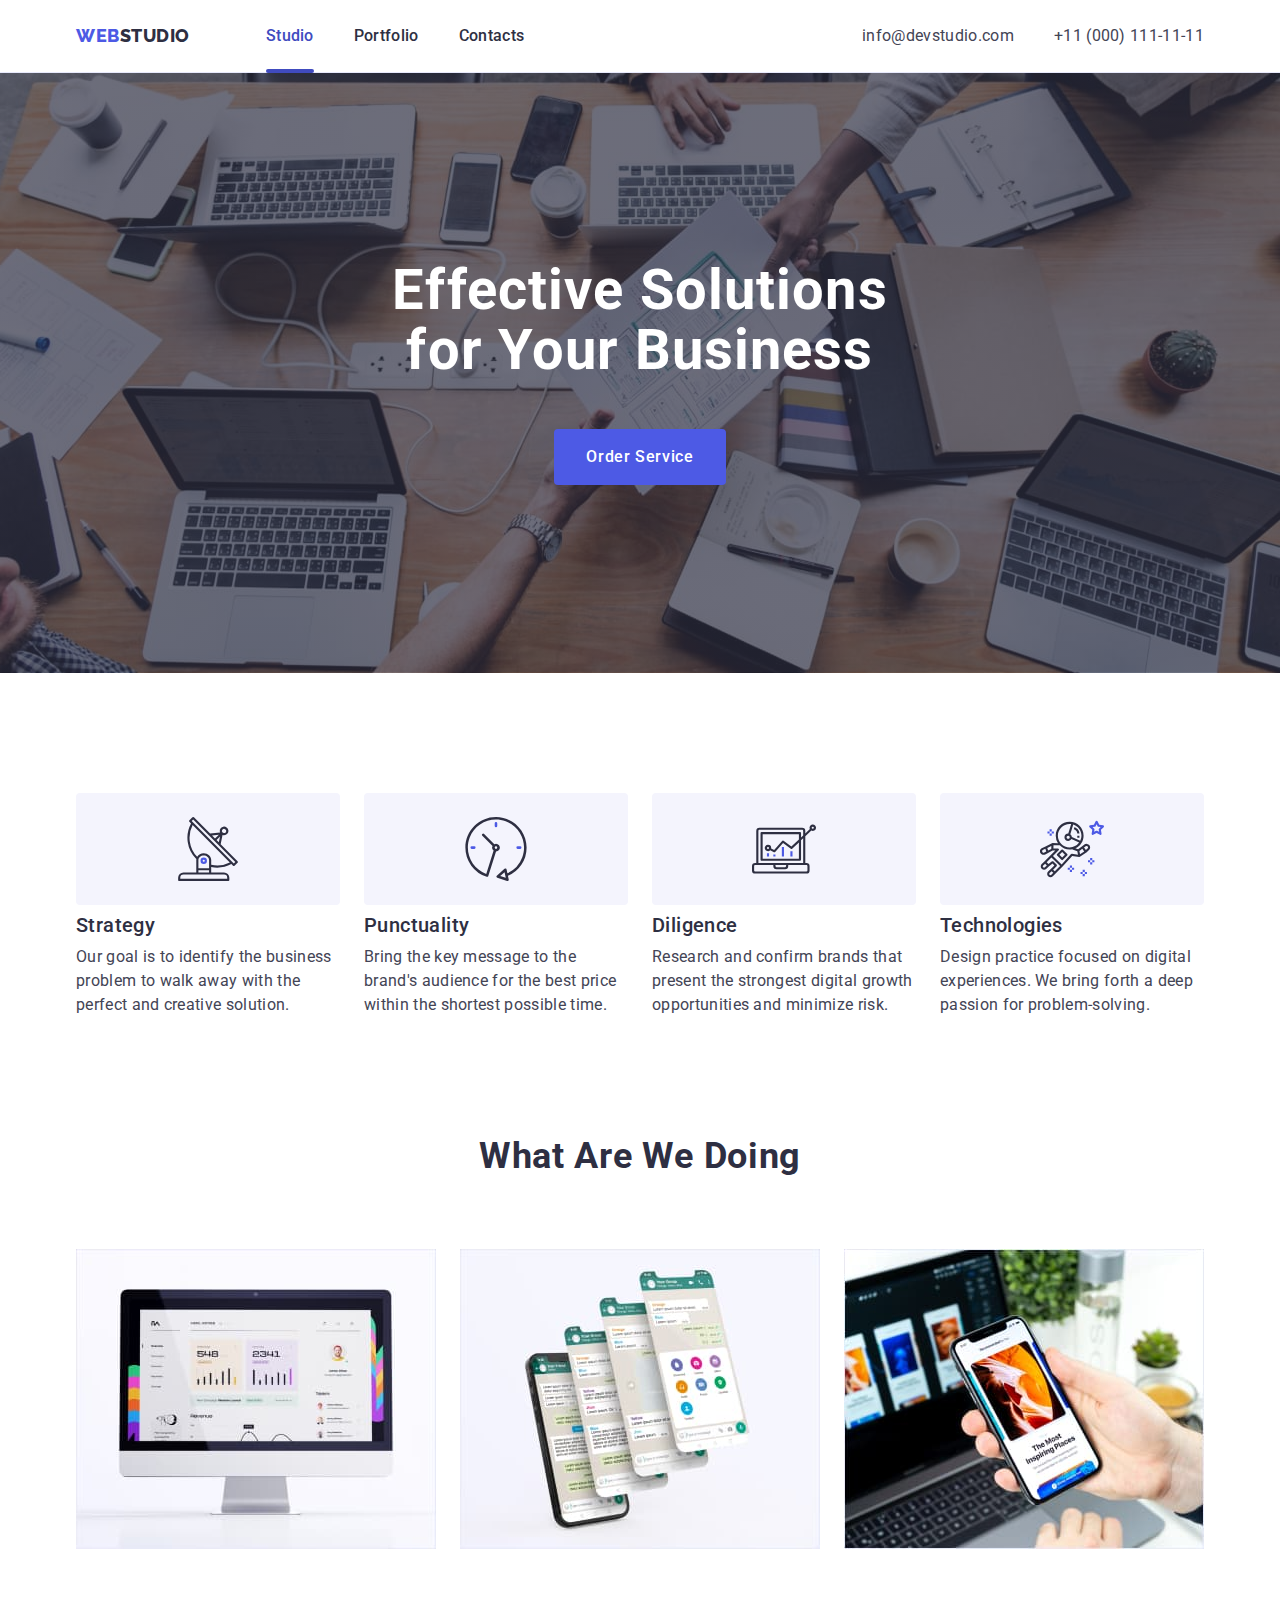
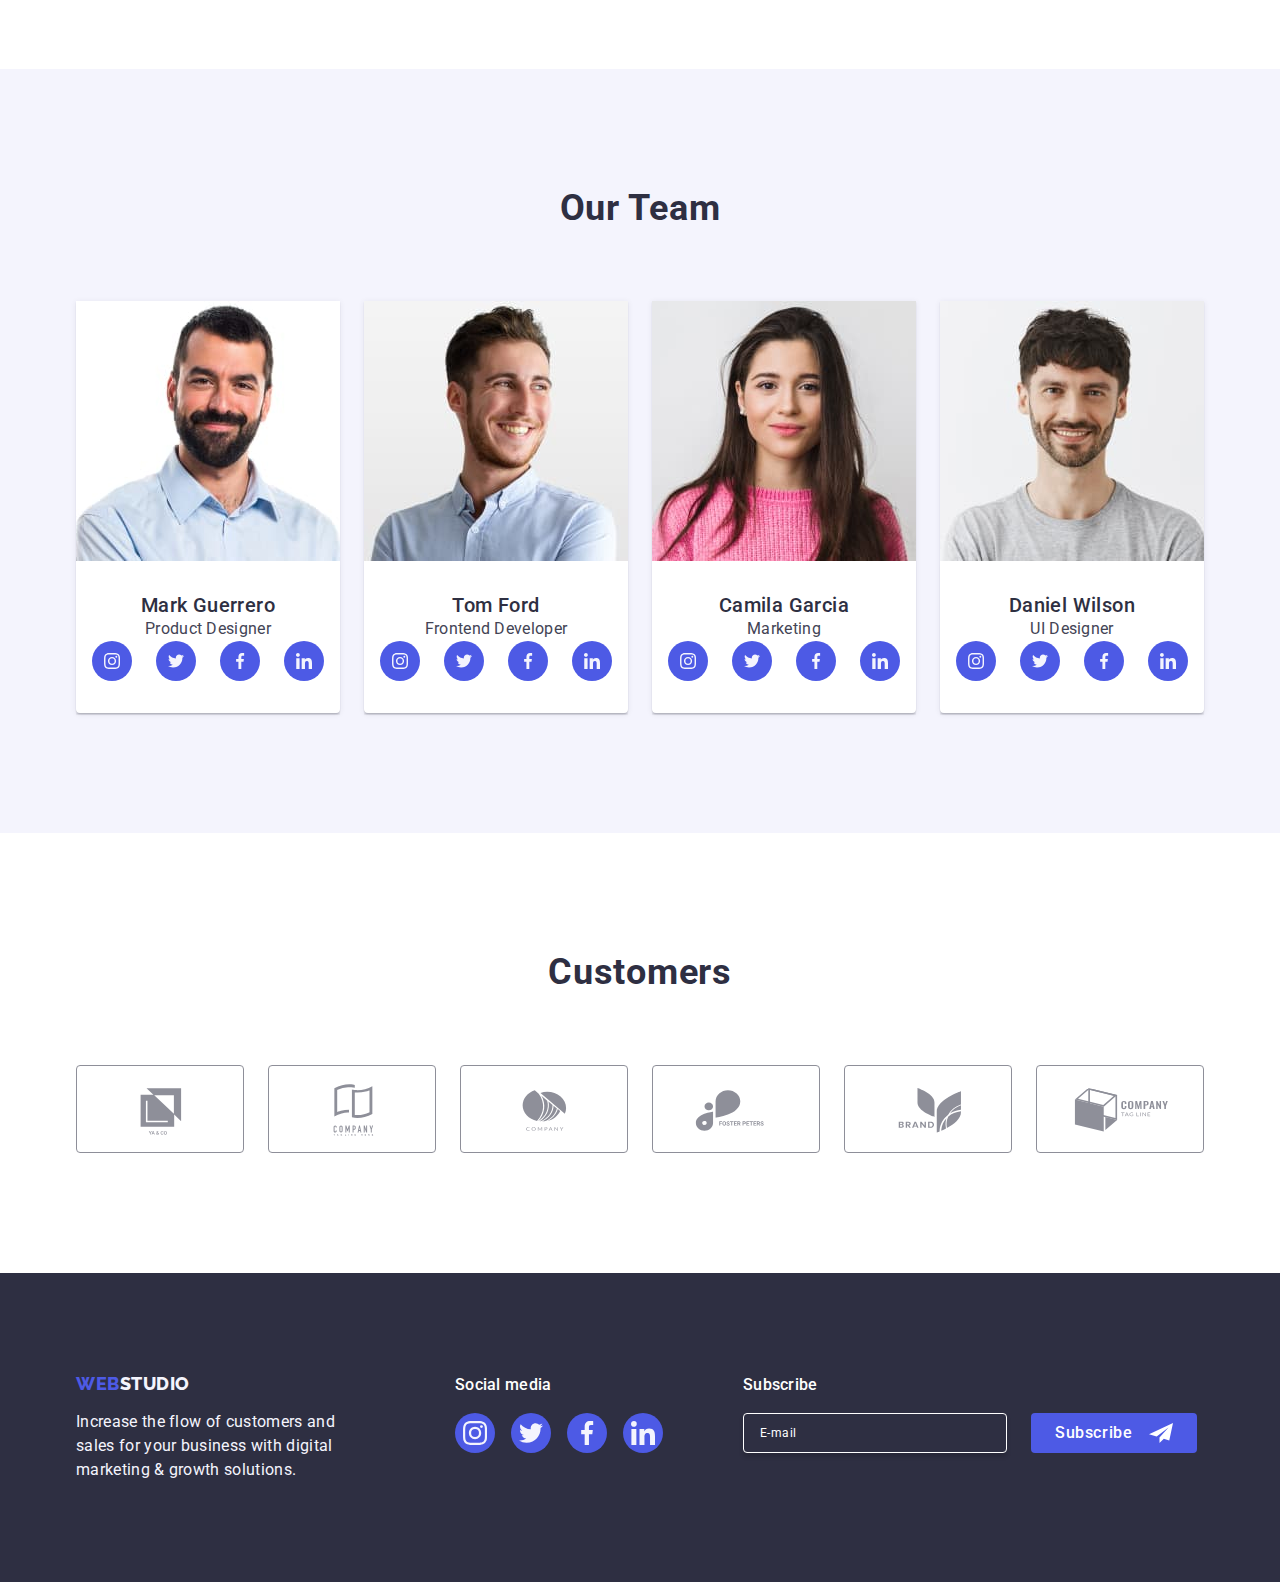
<file: index.html>
<!DOCTYPE html>
<html lang="en">

<head>
    <meta charset="UTF-8">
    <meta name="viewport" content="width=, initial-scale=1.0">
    <title>Document</title>
    <link rel="stylesheet" href="https://cdnjs.cloudflare.com/ajax/libs/modern-normalize/2.0.0/modern-normalize.min.css" />
    <link rel="stylesheet" href="./css/style.css" />
    <link rel="preconnect" href="https://fonts.googleapis.com" />
    <link rel="preconnect" href="https://fonts.gstatic.com" crossorigin />
    <link href="https://fonts.googleapis.com/css2?family=Raleway:wght@800&family=Roboto:wght@400;500;700;900&display=swap" rel="stylesheet" />
</head>
<body>
    <header class="header">
        <div class="container flex header-space">
        <nav class="nav">
            <a class="logo" href="./index.html">Web<span class="logo-header-nav">Studio</span></a>
                <ul class="list address-nav">
                <li><a class="link nav-list menu-after" href="./index.html">Studio</a></li>
                <li><a class="link nav-list" href="./portfolio.html">Portfolio</a></li>
                <li><a class="link nav-list" href="">Contacts</a></li>
            </ul>
        </nav>
        <address class="contact">
            <ul class="list address">
                <li><a class="link contact-list" href="mailto:info@devstudio.com">info@devstudio.com</a></li>
                <li><a class="link contact-list" href="tel:+110001111111">+11 (000) 111-11-11</a></li>
        </ul>
        </address>
    </div>
    </header>
    <main>
        <section class="index-section-one">
            <div class="container">
        <h1 class="index-heading">Effective Solutions for Your Business</h1>
        <button class="button button-studio" data-modal-open type="button">Order Service</button>
    </div>
        </section>
        <section class="section">
            <div class="container">
            <h2 class="visually-hidden">some content</h2>
            <ul class="list list-studio">
                <li class="li-index"><div class="feature-icon"><svg width="64" height="64"><use href="./images/icons.svg#icon-antenna"></use></svg></div><h3 class="index-heading-two">Strategy</h3>
                    <p class="index-category">Our goal is to identify the business
                        problem to walk away with the perfect and creative solution.</p>
                </li>
                <li class="li-index"><div class="feature-icon"><svg width="64" height="64">
                    <use href="./images/icons.svg#icon-clock"></use>
                </svg></div><h3 class="index-heading-two">Punctuality</h3>
                    <p class="index-category">Bring the key message to the brand's audience for the best price within the shortest possible
                        time.
                    </p>
                </li>
                <li class="li-index"><div class="feature-icon"><svg width="64" height="64">
                    <use href="./images/icons.svg#icon-diagram"></use>
                </svg></div><h3 class="index-heading-two">Diligence</h3>
                    <p class="index-category">Research and confirm brands that present the strongest digital growth opportunities and minimize
                        risk.
                    </p>
                </li>
                <li class="li-index"><div class="feature-icon"><svg width="64" height="64">
                    <use href="./images/icons.svg#icon-astronaut"></use>
                </svg></div><h3 class="index-heading-two">Technologies</h3>
                    <p class="index-category">Design practice focused on digital experiences. We bring forth a deep passion for
                        problem-solving.
                    </p>
                </li>
            </ul>
        </div>
        </section>
        <section class="section-thre">
            <div class="container">
            <h2 class="inex-heading-thre">What are we doing</h2>
            <ul class="list list-studio">
                <li class="li-index-two"><img src="./images/img1.jpg" alt="white monitor" width="360" height="300"  /></li>
                <li class="li-index-two"><img src="./images/img2.jpg" alt="mobile application" width="360" height="300"  /></li>
                <li class="li-index-two"><img src="./images/img3.jpg" alt="cell phone on the background of a laptop" width="360" height="300"
                         /></li>
            </ul>
        </div>
        </section>
        <section class="index-section-four section">
            <div class="container">
            <h2 class="inex-heading-four">Our Team</h2>
            <ul class="list list-studio">
                <li class="list-index-bacground li-index-thre"><img src="./images/img4.jpg" alt="man in a blue shirt with short stubble" width="264" height="260" />
                    <div class="team-list"><h3 class="foto">Mark Guerrero</h3><p class="index-category foto-list">Product Designer</p><ul class=" list team-social-icons">
                        <li class="social-icon">
                            <a class="social-link" href="#0">
                                <svg class="icon"  width="16" height="16">
                                    <use href="./images/icons.svg#icon-instagram"></use>
                                </svg>
                            </a>
                        </li>
                        <li class="social-icon">
                            <a class="social-link" href="#0">
                                <svg class="icon" width="16" height="16">
                                    <use href="./images/icons.svg#icon-twitter"></use>
                                </svg>
                            </a>
                        </li>
                        <li class="social-icon">
                            <a class="social-link" href="#0">
                                <svg class="icon" width="16" height="16">
                                    <use href="./images/icons.svg#icon-facebook"></use>
                                </svg>
                            </a>
                        </li>
                        <li class="social-icon">
                            <a class="social-link" href="#0">
                                <svg class="icon" width="16" height="16">
                                    <use href="./images/icons.svg#icon-linkedin"></use>
                                </svg>
                            </a>
                        </li>
                    </ul></div>
                </li>
                <li class="list-index-bacground li-index-thre"><img src="./images/img5.jpg" alt="smiling man in blue shirt" width="264" height="260" />
                    <div class="team-list"><h3 class="foto">Tom Ford</h3><p class="index-category foto-list">Frontend Developer</p><ul class=" list team-social-icons">
                        <li class="social-icon">
                            <a class="social-link" href="#0">
                                <svg class="icon" width="16" height="16">
                                    <use href="./images/icons.svg#icon-instagram"></use>
                                </svg>
                            </a>
                        </li>
                        <li class="social-icon">
                            <a class="social-link" href="#0">
                                <svg class="icon" width="16" height="16">
                                    <use href="./images/icons.svg#icon-twitter"></use>
                                </svg>
                            </a>
                        </li>
                        <li class="social-icon">
                            <a class="social-link" href="#0">
                                <svg class="icon" width="16" height="16">
                                    <use href="./images/icons.svg#icon-facebook"></use>
                                </svg>
                            </a>
                        </li>
                        <li class="social-icon">
                            <a class="social-link" href="#0">
                                <svg class="icon" width="16" height="16">
                                    <use href="./images/icons.svg#icon-linkedin"></use>
                                </svg>
                            </a>
                        </li>
                    </ul></div>
                </li>
                <li class="list-index-bacground li-index-thre"><img src="./images/img6.jpg" alt="young woman with long hair and pink sweater" width="264" height="260" />
                    <div class="team-list"><h3 class="foto">Camila Garcia</h3><p class="index-category foto-list">Marketing</p><ul class=" list team-social-icons">
                        <li class="social-icon">
                            <a class="social-link" href="#0">
                                <svg class="icon" width="16" height="16">
                                    <use href="./images/icons.svg#icon-instagram"></use>
                                </svg>
                            </a>
                        </li>
                        <li class="social-icon">
                            <a class="social-link" href="#0">
                                <svg class="icon" width="16" height="16">
                                    <use href="./images/icons.svg#icon-twitter"></use>
                                </svg>
                            </a>
                        </li>
                        <li class="social-icon">
                            <a class="social-link" href="#0">
                                <svg class="icon" width="16" height="16">
                                    <use href="./images/icons.svg#icon-facebook"></use>
                                </svg>
                            </a>
                        </li>
                        <li class="social-icon">
                            <a class="social-link" href="#0">
                                <svg class="icon" width="16" height="16">
                                    <use href="./images/icons.svg#icon-linkedin"></use>
                                </svg>
                            </a>
                        </li>
                    </ul></div>
                </li>
                <li class="list-index-bacground li-index-thre"><img src="./images/img7.jpg" alt="young man with short stubble in a gray T-shirt" width="264" height="260" />
                    <div class="team-list"><h3 class="foto">Daniel Wilson</h3><p class="index-category foto-list">UI Designer</p><ul class=" list team-social-icons">
                        <li class="social-icon">
                            <a class="social-link" href="#0">
                                <svg class="icon" width="16" height="16">
                                    <use href="./images/icons.svg#icon-instagram"></use>
                                </svg>
                            </a>
                        </li>
                        <li class="social-icon">
                            <a class="social-link" href="#0">
                                <svg class="icon" width="16" height="16">
                                    <use href="./images/icons.svg#icon-twitter"></use>
                                </svg>
                            </a>
                        </li>
                        <li class="social-icon">
                            <a class="social-link" href="#0">
                                <svg class="icon" width="16" height="16">
                                    <use href="./images/icons.svg#icon-facebook"></use>
                                </svg>
                            </a>
                        </li>
                        <li class="social-icon">
                            <a class="social-link" href="#0">
                                <svg class="icon" width="16" height="16">
                                    <use href="./images/icons.svg#icon-linkedin"></use>
                                </svg>
                            </a>
                        </li>
                    </ul></div>
                </li>
            </ul>
        </div>
        </section>
        <section class="customers">
            <div class="container">
                <h2 class="customers-header">Customers</h2>
                <ul class="list customers-sprites">
                    <li class="customer-icon">
                        <a class="customer-link" href="#0">
                            <svg class="currentcolor-svg" width="104" height="56">
                                <use href="./images/icons.svg#icon-logo-one"></use>
                            </svg>
                        </a>
                    </li>
                    <li class="customer-icon">
                        <a class="customer-link" href="#0">
                            <svg class="currentcolor-svg" width="104" height="56">
                                <use href="./images/icons.svg#icon-logo-two"></use>
                            </svg>
                        </a>
                    </li>
                    <li class="customer-icon">
                        <a class="customer-link" href="#0">
                            <svg class="currentcolor-svg" width="104" height="56">
                                <use href="./images/icons.svg#icon-logo-thre"></use>
                            </svg>
                        </a>
                    </li>
                    <li class="customer-icon">
                        <a class="customer-link" href="#0">
                            <svg class="currentcolor-svg" width="104" height="56">
                                <use href="./images/icons.svg#icon-logo-four"></use>
                            </svg>
                        </a>
                    </li>
                    <li class="customer-icon">
                        <a class="customer-link" href="#0">
                            <svg class="currentcolor-svg" width="104" height="56">
                                <use href="./images/icons.svg#icon-logo-five"></use>
                            </svg>
                        </a>
                    </li>
                    <li class="customer-icon">
                        <a class="customer-link" href="#0">
                            <svg class="currentcolor-svg" width="104" height="56">
                                <use href="./images/icons.svg#icon-logo-six"></use>
                            </svg>
                        </a>
                    </li>
                </ul>
            </div>
        </section>
    </main>
    <footer class="background footer">
        <div class="container container-footer"><div class="footer-logo">
        <a class="logo footer-link" href="./index.html">Web<span class="logo-header">Studio</span></a>
        <p class="footer-text">Increase the flow of customers and<br /> sales for your business with digital<br /> marketing & growth
            solutions.</p></div>
        <div class="social-media-div"><p class="footer-socials-title">
                Social media</p>
                <ul class="footer-social-icons">
                    <li class="footer-social-icons-li">
                        <a class="social-icon-footer" href="#0">
                            <svg class="footer-svg" width="24" height="24">
                                <use href="./images/icons.svg#icon-instagram"></use>
                            </svg>
                        </a>
                    </li>
                    <li class="footer-social-icons-li">
                        <a class="social-icon-footer" href="#0">
                            <svg class="footer-svg" width="24" height="24">
                                <use href="./images/icons.svg#icon-twitter"></use>
                            </svg>
                        </a>
                    </li>
                    <li class="footer-social-icons-li">
                        <a class="social-icon-footer" href="#0">
                            <svg class="footer-svg" width="24" height="24">
                                <use href="./images/icons.svg#icon-facebook"></use>
                            </svg>
                        </a>
                    </li>
                    <li class="footer-social-icons-li">
                        <a class="social-icon-footer" href="#0">
                            <svg  class="footer-svg" width="24" height="24">
                                <use href="./images/icons.svg#icon-linkedin"></use>
                            </svg>
                        </a>
                    </li>
                </ul>
            </div>
            <div class="footer-newsletter">
                <p class="footer-title">Subscribe</p>
                <form class="footer-form-newsletter" name="form-newsletter">
                    <label class="newsletter-label" for="email">
                        <input class="newsletter-input clear-style" id="email" type="email" name="email" placeholder="E-mail"
                            required>
                    </label>
                    <button class="btn newsletter" type="submit">Subscribe
                        <svg class="svg-subscribe" width="24" height="24">
                            <use href="./images/icons.svg#icon-Frame"></use>
                        </svg>
                    </button>
                </form>
            </div>
        </div>
    </footer>
    <div class="backdrop is-hidden" data-modal>
        <div class="modal">
            <button type="button" class="close-btn" data-modal-close>
                <svg class="modal-svg" width="8" height="8">
                    <use href="./images/icons.svg#icon-close-black"></use>
                </svg>
            </button>
            <p class="modal-title">Leave your contacts and we will call you back</p>
            <form class="modal-contact" name="form-contact">
                <div class="modal-contact-element">
                    <label class="modal-label" for="user-name">Name</label>
                    <div class="contact-input">
                        <input class="input-box" id="user-name" type="text" name="user-name" required>
                        <svg class="svg-icon" width="18" height="24">
                            <use href="./images/icons.svg#icon-person-black"></use>
                        </svg>
                    </div>
                </div>
                <div class="modal-contact-element">
                    <label class="modal-label" for="user-phone">Phone</label>
                    <div class="contact-input">
                        <input class="input-box" id="user-phone" type="tel" name="user-phone" required>
                        <svg class="svg-icon" width="18" height="24">
                            <use href="./images/icons.svg#icon-phone-black"></use>
                        </svg>
                    </div>
                </div>
                <div class="modal-contact-element">
                    <label class="modal-label" for="user-email">Email</label>
                    <div class="contact-input">
                        <input class="input-box" id="user-email" type="email" name="user-email" required>
                        <svg class="svg-icon" width="18" height="24">
                            <use href="./images/icons.svg#icon-email-black"></use>
                        </svg>
                    </div>
                </div>
                <div class="modal-contact-element">
                    <label class="modal-label" for="user-comment">Comment</label>
                   <textarea class="modal-comment clear-style" id="user-comment" name="user-comment" rows="15"
                   placeholder="Text input"></textarea>
                </div>
                <div class="contact-element">
                    <input class="contact-privacy visually-hidden" type="checkbox" id="user-privacy" name="user-privacy" value="true" required>
                    <label class="modal-label" for="user-privacy">
                        <span class="check-box">
                            <svg class="svg-icon-checked" width="10" height="8">
                                <use href="./images/icons.svg#icon-checked"></use>
                            </svg>
                        </span>"I accept the terms and conditions of the"
                        <a class="link-privacy" href>Privacy Policy</a>
                    </label>
                </div><button class="button-send" type="submit">Send</button>
            </form>
        </div>
    </div>
    <script src="./js/modal.js"></script>
</body>

</html>
</file>
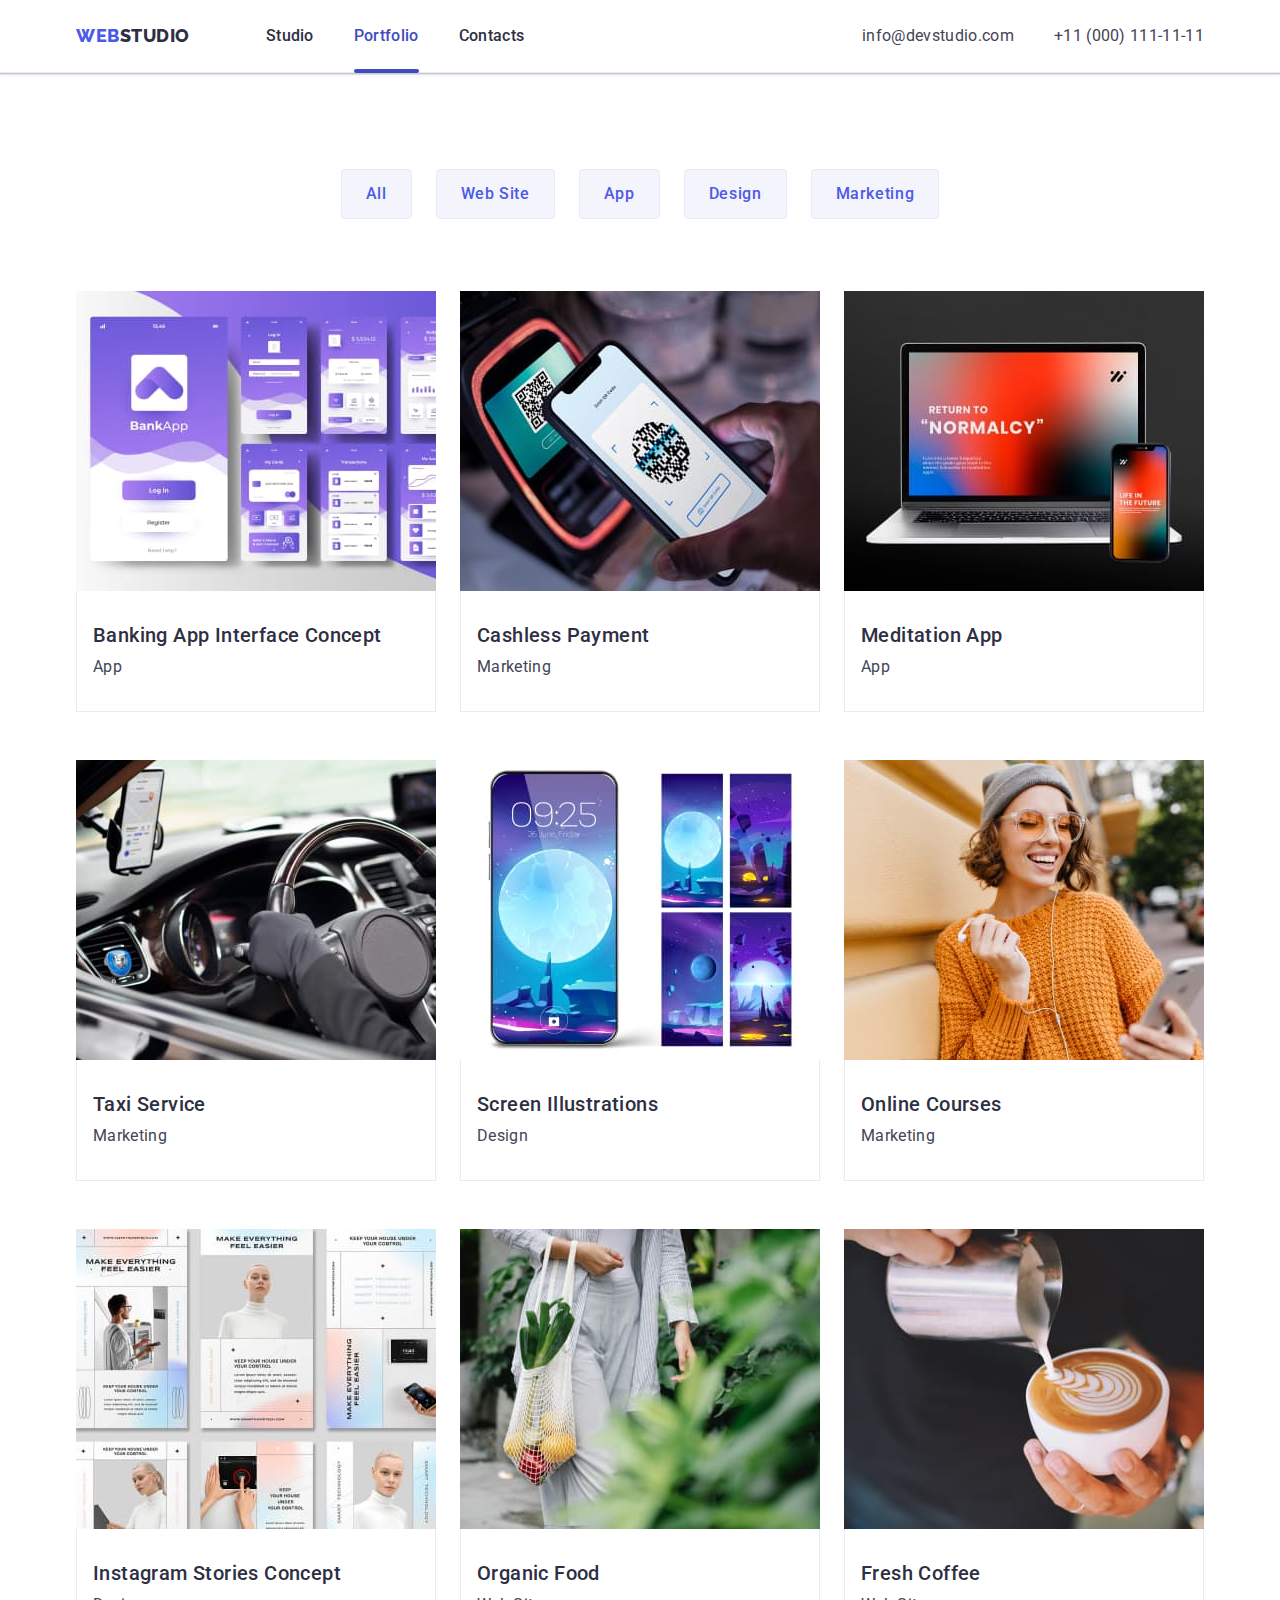
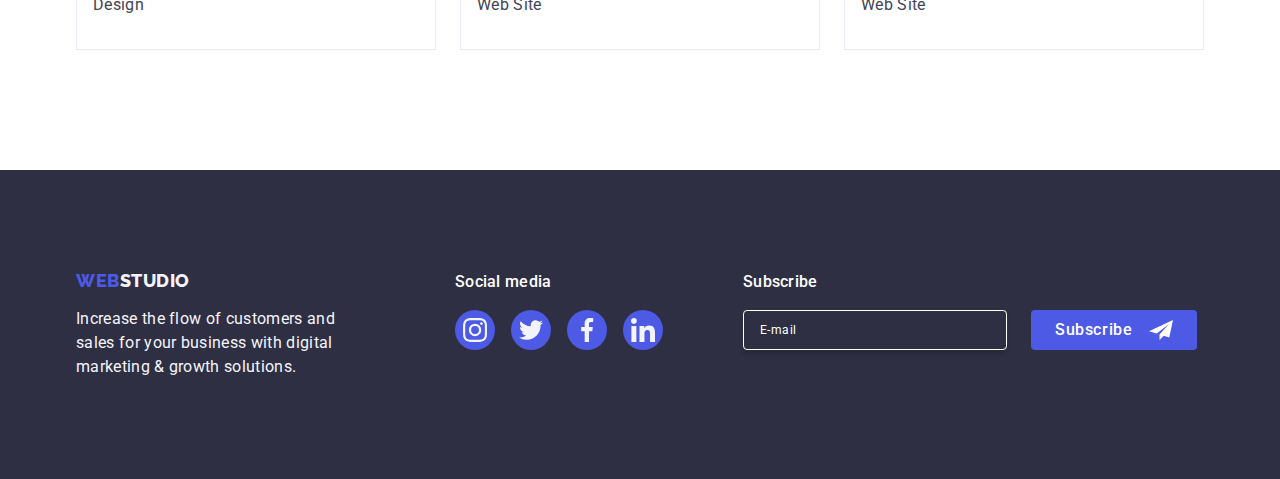
<file: portfolio.html>
<!DOCTYPE html>
<html lang="en">
<head>
    <meta charset="UTF-8">
    <meta name="viewport" content="width=device-width, initial-scale=1.0">
    <title>Document</title>
    <link rel="stylesheet" href="https://cdnjs.cloudflare.com/ajax/libs/modern-normalize/2.0.0/modern-normalize.min.css" />
    <link rel="stylesheet" href="./css/style.css" />
    <link rel="preconnect" href="https://fonts.googleapis.com" />
    <link rel="preconnect" href="https://fonts.gstatic.com" crossorigin />
    <link href="https://fonts.googleapis.com/css2?family=Raleway:wght@800&family=Roboto:wght@400;500;700;900&display=swap" 
    rel="stylesheet" />
</head>
<body class="body">
<header class="header">
    <div class="container flex header-space">
    <nav class="nav-portfolio">
        <a class="logo" href="./index.html">Web<span class="logo-header-nav">Studio</span></a>
        <ul class="list nav-li-portfolio">
            <li><a class="nav-list link" href="./index.html">Studio</a></li>
            <li><a class="nav-list menu-after link" href="./portfolio.html">Portfolio</a></li>
            <li><a class="nav-list link" href="">Contacts</a></li>
        </ul>
    </nav>
    <address class="contact">
        <ul class="list address">
            <li><a class="link contact-list" href="mailto:info@devstudio.com">info@devstudio.com</a></li>
            <li><a class="link contact-list" href="tel:+110001111111">+11 (000) 111-11-11</a></li>
        </ul>
    </address>
</div>
</header>
<main>
    <section class="section-portfolio">
        <div class="container">
        <h1 class="visually-hidden">some text</h1>
        <ul class="list li-portfolio">
    <li><button class="portfolio-button" type="button">All</button>
    </li>
    <li>
        <button class="portfolio-button" type="button">Web Site</button>
    </li>
    <li>
        <button class="portfolio-button" type="button">App</button>
    </li>
    <li>
        <button class="portfolio-button" type="button">Design</button>
    </li>
    <li>
        <button class="portfolio-button" type="button">Marketing</button>
    </li>
    </ul>
        <ul class="list li-portfolio-foto">
            <li class="li-portfolio-next"><a class="link link-portfolio" href="#0"><div class="kart-portfolio"><img src="./images/img8.jpg" alt="photo of banking application" width="360" height="300" /><p class="hide-title">14 Stylish and User-Friendly App Design Concepts · Task Manager App · Calorie Tracker App · Exotic Fruit Ecommerce App ·
            Cloud Storage App</p></div><div class="li-next-header">
            <h2 class="portfolio-heading">Banking App Interface Concept</h2>
            <p class="portfolio-category">App</p></div></a>
        </li>
        <li class="li-portfolio-next"><a class="link link-portfolio" href="#0"><div class="kart-portfolio"><img src="./images/img9.jpg" alt="phone scanning QR code" width="360" height="300" /><p class="hide-title">14 Stylish and User-Friendly App Design Concepts · Task Manager App · Calorie Tracker App · Exotic
            Fruit Ecommerce App ·
            Cloud Storage App</p></div><div class="li-next-header">
                <h2 class="portfolio-heading">Cashless Payment</h2>
                <p class="portfolio-category">Marketing</p></div>
            </a>
        </li>
        <li class="li-portfolio-next"><a class="link link-portfolio" href="#0"><div class="kart-portfolio"><img src="./images/img10.jpg" alt="photo of laptop and phone" width="360" height="300" /><p class="hide-title">14 Stylish and User-Friendly App Design Concepts · Task Manager App · Calorie Tracker App · Exotic
            Fruit Ecommerce App ·
            Cloud Storage App</p></div><div class="li-next-header">
                <h2 class="portfolio-heading">Meditation App</h2>
                <p class="portfolio-category">App</p></div>
            </a>
        </li>
        <li class="li-portfolio-next"><a class="link link-portfolio" href="#0"><div class="kart-portfolio"><img src="./images/img11.jpg" alt="photo of the driver holding the steering wheel in the car" width="360" height="300" /><p class="hide-title">14 Stylish and User-Friendly App Design Concepts · Task Manager App · Calorie Tracker App · Exotic
            Fruit Ecommerce App ·
            Cloud Storage App</p></div><div class="li-next-header">
                <h2 class="portfolio-heading">Taxi Service</h2>
                <p class="portfolio-category">Marketing</p></div>
            </a>
        </li>
        <li class="li-portfolio-next"><a class="link link-portfolio" href="#0"><div class="kart-portfolio"><img src="./images/img12.jpg" alt="a photo of the phone and the wallpaper displayed on it" width="360" height="300" /><p class="hide-title">14 Stylish and User-Friendly App Design Concepts · Task Manager App · Calorie Tracker App · Exotic
            Fruit Ecommerce App ·
            Cloud Storage App</p></div><div class="li-next-header">
                <h2 class="portfolio-heading">Screen Illustrations</h2>
                <p class="portfolio-category">Design</p></div>
            </a>
        </li>
        <li class="li-portfolio-next"><a class="link link-portfolio" href="#0"><div class="kart-portfolio"><img src="./images/img13.jpg" alt="young woman in sunglasses and orange sweater holding a phone" width="360" height="300" /><p class="hide-title">14 Stylish and User-Friendly App Design Concepts · Task Manager App · Calorie Tracker App · Exotic
            Fruit Ecommerce App ·
            Cloud Storage App</p></div><div class="li-next-header">
                <h2 class="portfolio-heading">Online Courses</h2>
                <p class="portfolio-category">Marketing</p></div>
            </a>
        </li>
        <li class="li-portfolio-next"><a class="link link-portfolio" href="#0"><div class="kart-portfolio"><img src="./images/img14.jpg" alt="profile of a young woman on a social networking site" width="360" height="300" /><p class="hide-title">14 Stylish and User-Friendly App Design Concepts · Task Manager App · Calorie Tracker App · Exotic
            Fruit Ecommerce App ·
            Cloud Storage App</p></div><div class="li-next-header">
                <h2 class="portfolio-heading">Instagram Stories Concept</h2>
                <p class="portfolio-category">Design</p></div>
            </a>
        </li>
        <li class="li-portfolio-next"><a class="link link-portfolio" href="#0"><div class="kart-portfolio"><img src="./images/img15.jpg" alt="person carrying a net with vegetables" width="360" height="300" /><p class="hide-title">14 Stylish and User-Friendly App Design Concepts · Task Manager App · Calorie Tracker App · Exotic
            Fruit Ecommerce App ·
            Cloud Storage App</p></div><div class="li-next-header">
                <h2 class="portfolio-heading">Organic Food</h2>
                <p class="portfolio-category">Web Site</p></div>
            </a>
        </li>
        <li class="li-portfolio-next"><a class="link link-portfolio" href="#0"><div class="kart-portfolio"><img src="./images/img16.jpg" alt="a cup of coffee poured with fresh cream creating a beautiful pattern" width="360" height="300" /><p class="hide-title">14 Stylish and User-Friendly App Design Concepts · Task Manager App · Calorie Tracker App · Exotic
            Fruit Ecommerce App ·
            Cloud Storage App</p></div><div class="li-next-header">
                <h2 class="portfolio-heading">Fresh Coffee</h2>
                <p class="portfolio-category">Web Site</p></div>
            </a>
        </li>
    </ul>
</div>
</section>
    </main>
    <footer class="background footer">
        <div class="container container-footer">
            <div class="footer-logo">
                <a class="logo footer-link" href="./index.html">Web<span class="logo-header">Studio</span></a>
                <p class="footer-text">Increase the flow of customers and<br /> sales for your business with digital<br />
                    marketing & growth
                    solutions.</p>
            </div>
            <div class="social-media-div">
                <p class="footer-socials-title">
                    Social media</p>
                <ul class="footer-social-icons">
                    <li class="footer-social-icons-li">
                        <a class="social-icon-footer" href="#0">
                            <svg class="footer-svg" width="24" height="24">
                                <use href="./images/icons.svg#icon-instagram"></use>
                            </svg>
                        </a>
                    </li>
                    <li class="footer-social-icons-li">
                        <a class="social-icon-footer" href="#0">
                            <svg class="footer-svg" width="24" height="24">
                                <use href="./images/icons.svg#icon-twitter"></use>
                            </svg>
                        </a>
                    </li>
                    <li class="footer-social-icons-li">
                        <a class="social-icon-footer" href="#0">
                            <svg class="footer-svg" width="24" height="24">
                                <use href="./images/icons.svg#icon-facebook"></use>
                            </svg>
                        </a>
                    </li>
                    <li class="footer-social-icons-li">
                        <a class="social-icon-footer" href="#0">
                            <svg class="footer-svg" width="24" height="24">
                                <use href="./images/icons.svg#icon-linkedin"></use>
                            </svg>
                        </a>
                    </li>
                </ul>
            </div>
            <div class="footer-newsletter">
                <p class="footer-title">Subscribe</p>
                <form class="footer-form-newsletter" name="form-newsletter">
                    <label class="newsletter-label" for="email">
                        <input class="newsletter-input clear-style" id="email" type="email" name="email" placeholder="E-mail"
                            required>
                    </label>
                    <button class="btn newsletter" type="submit">Subscribe
                        <svg class="svg-subscribe" width="24" height="24">
                            <use href="./images/icons.svg#icon-Frame"></use>
                        </svg>
                    </button>
                </form>
            </div>
        </div>
    </footer>
    </body>
</html>
</file>
<file: css/style.css>
:root{
    
--primary-brand-color: #4D5AE5;
--pressed-state-color: #404BBF;
--dark-color: #2E2F42;
--success-color: #31D0AA;
--text-color: #434455;
--subtle-text-color: #8E8F99;
--accent-color: #E7E9FC;
--light-color: #F4F4FD;
--modal-overlay-color: #2E2F42;
--hero-background-color: #2E2F42;
--white-background-color: #FFFFFF;
--modal-background-color: #FCFCFC;
--button-shadow: rgba(0, 0, 0, 0.15);
--portfolio-shadow: 0px 2px 1px 0px rgba(46, 47, 66, 0.08),
        0px 1px 1px 0px rgba(46, 47, 66, 0.16),
        0px 1px 6px 0px rgba(46, 47, 66, 0.08);
--success: #31d0aa;
--light-slate: #8e8f99;
--standard-animation: 250ms cubic-bezier(0.4, 0, 0.2, 1);

--MODAL-TXT: rgba(46, 47, 66, 0.40);
}
* {
    box-sizing: border-box;
    margin: 0;
    padding: 0;
}


body {
    font-family: "Roboto", sans-serif;
    color: var(--text-color);
    background-color: var(--white-background-color);
}

ul,
ol,
a {
    list-style-type: none;
    text-decoration: none;
}

img {
    display: block;
    max-width: 100%;
    height: auto;
}
    
.background {
    background-color: var(--dark-color);
}
.logo{
    font-family: "Raleway", sans-serif;
    color: var(--primary-brand-color);
    font-size: 18px;
    font-weight: 800;
    line-height: 1.17;
    letter-spacing: 0.03em;
    text-decoration: none;
    text-transform: uppercase;
    margin-right: 76px;
}
.logo-header{
    font-family: "Raleway", sans-serif;
    color: var(--light-color);
    font-size: 18px;
    font-weight: 800;  
    text-decoration: none; 
}
.logo-header-nav{
    color: var(--modal-overlay-color);
    font-size: 18px;
    font-family: "Raleway", sans-serif;
    font-weight: 800;
}
.footer-text{
    color: var(--light-color);
    font-size: 16px;
    font-family: Roboto;
    font-weight: 400;
    line-height: 1.5;
    letter-spacing: 0.02em;
}
.nav-list{
    color: var(--dark-color);
    font-size: 16px;
    font-weight: 500;
    line-height: 1.5;
    letter-spacing: 0.02em;
    text-decoration: none;
    position: relative;
    transition: color 250ms cubic-bezier(0.4, 0, 0.2, 1);
    padding: 24px 0;
    display: inline-block;
}
a.menu-after {
    position: relative;
    color: var(--pressed-state-color);
}
.menu-after::after {
    content: "";
    position: absolute;
    left: 0;
    bottom: -1px;
    width: 100%;
    height: 4px;
    border-radius: 2px;
    background: var(--pressed-state-color);
    display: block;
}

.link{
text-decoration: none;
}
.link:hover{
color: var(--pressed-state-color);
}
.link:focus{
    color: var(--pressed-state-color);
}
.contact{
    font-style: normal;
}
.contact-list{
    color: var(--text-color);
    font-size: 16px;
    font-weight: 500;
    line-height: 1.5;
    letter-spacing: 0.02em;
    transition: color 250ms cubic-bezier(0.4, 0, 0.2, 1);      
}

.contact-list:hover{
    color: var(--pressed-state-color);
}
.contact-list:focus{
    color: var(--pressed-state-color);
}
.index-section-one{
    width: 100%;
    max-width: 1440px;
    background-color: var(--hero-background-color);
    background-image: linear-gradient(to bottom,
        rgba(46, 47, 66, 0.7),
        rgba(46, 47, 66, 0.7)),
        url(../images/people-office.jpg);
    background-position: center;
    background-size: cover;
    background-repeat: no-repeat;
    padding: 188px 0;
    margin: 0 auto;
}
.index-section-four{
    background-color: var(--light-color);
}
.index-heading{
    max-width: 496px;
    font-size: 56px;
    line-height: 1.07;
    letter-spacing: 0.02em;
    color: var(--white-background-color);
    text-align: center;
    margin: 0 auto 48px auto; 
    word-wrap: break-word;
}
.contact-list{
    font-family: "Roboto", sans-serif;
    color: var(--text-color);
    font-size: 16px;
    font-weight: 400;
    line-height: 24px;
    letter-spacing: 0.02em;
    text-decoration: none;
    transition: color 250ms cubic-bezier(0.4, 0, 0.2, 1);
}
.button{
    background-color: var(--primary-brand-color);
    font-family: "Roboto", sans-serif;
    font-weight: 500;
    font-size: 16px;
    line-height: 1.5;
    letter-spacing: 0.04em;
    color: var(--white-background-color);
    cursor: pointer;
    transition: background-color 250ms cubic-bezier(0.4, 0, 0.2, 1)
}
.button:hover {
    background-color: var(--pressed-state-color);
}

.button:focus{
    background-color: var(--pressed-state-color);
}
.portfolio-button{
    background-color: var(--light-color);
        font-family: "Roboto", sans-serif;
        font-weight: 500;
        font-size: 16px;
        line-height: 1.5;
        letter-spacing: 0.04em;
        color: var(--primary-brand-color);
        cursor: pointer;
        padding-top: 12px;
        padding-bottom: 12px;
        padding-left: 24px;
        padding-right: 24px;
        border: 1px solid var(--accent-color);
        border-radius: 4px;
        transition: color var(--standard-animation), background-color var(--standard-animation), border-color var(--standard-animation), box-shadow var(--standard-animation);
        }


.portfolio-button:hover{
    color: var(--white-background-color);
    background-color: var(--pressed-state-color);
    border: 1px solid transparent;
    box-shadow: 0px 3px 1px rgba(0, 0, 0, 0.1),
     0px 2px 1px rgba(0, 0, 0, 0.08),
      0px 2px 2px rgba(0, 0, 0, 0.12);
}
.portfolio-button:focus{
    color: var(--white-background-color);
    background-color: var(--pressed-state-color);
    border: 1px solid transparent;
    box-shadow: 0px 3px 1px rgba(0, 0, 0, 0.1),
     0px 2px 1px rgba(0, 0, 0, 0.08),
      0px 2px 2px rgba(0, 0, 0, 0.12);
}
.link-portfolio{
    display: block;
    transition: box-shadow var(--standard-animation);
}
.kart-portfolio{
    position: relative;
    overflow: hidden;
}
.hide-title{
    position: absolute;
    top: 0;
    font-size: 16px;
    line-height: 1.5;
    letter-spacing: 0.02em;
    color: var(--light-color);
    padding: 40px 32px;
    background-color: var(--primary-brand-color);
    height: 100%;
    width: 100%;
    transform: translateY(100%);
    transition: transform 250ms cubic-bezier(0.4, 0, 0.2, 1);
}

.link-portfolio:hover .hide-title {
    transform: translateY(0%);
}

.link-portfolio:focus .hide-title{
    transform: translateY(0%);
}

.link-portfolio:hover{
    box-shadow: 0px 1px 6px rgba(46, 47, 66, 0.08),
        0px 1px 1px rgba(46, 47, 66, 0.16),
        0px 2px 1px rgba(46, 47, 66, 0.08);;
}
.link-portfolio:focus{
    box-shadow: 0px 1px 6px rgba(46, 47, 66, 0.08),
        0px 1px 1px rgba(46, 47, 66, 0.16),
        0px 2px 1px rgba(46, 47, 66, 0.08);
}
.portfolio-heading{
    color: var(--dark-color);
    font-size: 20px;
    font-weight: 500;
    line-height: 24px;
    letter-spacing: 0.02em;
    margin-bottom: 8px;
}
.portfolio-category{
    color: var(--text-color);
    font-size: 16px;
    font-weight: 400;
    line-height: 24px;
    letter-spacing: 0.02em;
}
.index-heading-two{
    color: var(--dark-color);
    font-size: 20px;
    font-weight: 500;
    line-height: 24px;
    letter-spacing: 0.02em;
    margin-bottom: 8px;
}
.inex-heading-thre{
    color: var(--dark-color);
    font-size: 36px;
    line-height: 1.11;
    text-align: center;
    letter-spacing: 0.02em;
    text-transform: capitalize;
    margin-bottom: 72px;
}
.inex-heading-four{
    color: var(--dark-color);
    font-size: 36px;
    line-height: 1.11;
    text-align: center;
    letter-spacing: 0.02em;
    text-transform: capitalize;
    margin-bottom: 72px;
    }
.index-category{
    color: var(--text-color);
    font-size: 16px;
    font-weight: 400;
    line-height: 24px;
    letter-spacing: 0.02em;
}
.list{
    list-style: none;
}
.list-index-bacground{
    background-color: var(--white-background-color);
}
.foto{
    background-color: var(--white-background-color);
    color: var(--dark-color);
    font-size: 20px;
    font-weight: 500;
    line-height: 24px;
    letter-spacing: 0.02em;
    text-align: center;
    margin-bottom: 8px;
    margin: 0;
}
.foto-list{
    text-align: center;
}
.mouse{
    cursor: pointer;
}

.last-section{
    background-color: var(--dark-color);
}
.section{
    padding-block: 120px;
}
.section-thre{
    padding-bottom: 120px;
}
.section-space{
    justify-content: center;
}
.section-portfolio{
    padding-top: 96px;
    padding-bottom: 120px;
}
.container{
    max-width: 1158px;
    padding: 0 15px;
    margin: 0 auto;
}
.header{
    border-bottom: 1px solid var(--accent-color);
    box-shadow: 0px 2px 1px rgba(46, 47, 66, 0.08),
        0px 1px 1px rgba(46, 47, 66, 0.16),
        0px 1px 6px rgba(46, 47, 66, 0.08);
    }
.header-space{
    display: inline-flex;
    align-items: center;
    justify-content: space-between;
    height: 72px;
}
.nav{
    display: flex;
    align-items: center;
}
.nav-portfolio{
    display: flex;
    align-items: center;
}
.nav-li-portfolio{
    display: flex;
    gap: 40px;
}
.address{
    gap: 40px;
    display: flex;
}
.address-nav{
    display: flex;
    gap: 40px;
}
.address:first-child{
    margin-right: 40px;
}
.address:last-child{
    margin-right: 0;
}
.button-studio{
    display: block;
    min-width: 169px;
    height: 56px;
    border: none;
    border-radius: 4px;
    margin: 0 auto;
    padding: 16px 32px;
    
}
.footer{
    padding: 100px 0 100px;
}
.footer-link{
    display: inline-block;
    margin-bottom: 16px;
}
.flex{
    display: flex;
}
.visually-hidden{
    position: absolute;
    width: 1px;
    height: 1px;
    margin: -1px;
    border: 0;
    padding: 0;
    white-space: nowrap;
    clip-path: inset(100%);
    clip: rect(0 0 0 0);
    overflow: hidden;
}
.list-studio{
    display: flex;
    gap: 24px;
    list-style: none;
    margin: 0;
    padding-left: 0;
}
.list-studio:first-child {
    margin-right: 24px;
}
.list-studio:last-child {
    margin-right: 0;
}
.li-portfolio{
    display: flex;
    justify-content: center;
    gap: 24px;
    margin-bottom: 72px;
}
.li-portfolio:first-child{
    margin-right: 24px;
}
.li-portfolio:last-child{
    margin-right: o;
}
.li-portfolio-foto{
    display: flex;
    flex-wrap: wrap;
    column-gap: 24px;
    row-gap: 48px;
    list-style: none;
    margin: 0;
    padding-left: 0;
}
.li-portfolio-foto:first-child{
    margin-right: 24px;
    margin-bottom: 48px;
}
.li-portfolio-foto:nth-child(n + 7){
    margin-bottom: 0;
}
.li-portfolio-foto:nth-child(3n + 3){
    margin-right: 0;
}
.li-portfolio-next{
    width: calc((100% - 48px)/3);
    
}
.li-next-header{
    padding: 32px 16px;
    border: 1px solid var(--accent-color);
    border-top: none;
}
.li-index{
    width: calc((100% - 72px)/4);
}
.li-index-two{
    width: calc((100% - 48px)/3);
}
.li-index-thre {
    flex-basis: calc((100% - 72px)/4);
    border-radius: 0px 0px 4px 4px;
    box-shadow: 0px 2px 1px 0px rgba(46, 47, 66, 0.08),
            0px 1px 1px 0px rgba(46, 47, 66, 0.16),
            0px 1px 6px 0px rgba(46, 47, 66, 0.08);

}
.team-list{
    padding: 32px 0px;
    box-shadow: 0px 2px 1px rgba(46, 47, 66, 0.08);
    border-top-left-radius: 4px;
    border-top-right-radius: 4px;
}
.feature-icon{
    display: flex;
    justify-content: center;
    align-items: center;
    height: 112px;
    background-color: var(--light-color);
    border-radius: 4px;
    padding-top: 24px;
    padding-bottom: 24px;
    margin-bottom: 8px;
}
.team-social-icons {
    display: flex;
    gap: 24px;
    justify-content: center;
}
.social-icon {
    width: 40px;
    height: 40px;
}
.social-link{
    width: 100%;
    height: 100%;
    background-color: var(--primary-brand-color);
    border-radius: 50%;
    display: flex;
    align-items: center;
    justify-content: center;
    transition: background-color 250ms cubic-bezier(0.4, 0, 0.2, 1)
}
.social-link:hover{
    background-color: var(--pressed-state-color);
}
.social-link:focus{
    background-color: var(--pressed-state-color);
}
.icon{
fill: var(--light-color);    
}

.customers {
    padding-top: 120px;
    padding-bottom: 120px;

}

.customers-header {
    color: var(--dark-color);
    text-align: center;
    font-family: Roboto;
    font-size: 36px;
    font-style: normal;
    font-weight: 700;
    line-height: 1.11;
    letter-spacing: 0.72px;
    text-transform: capitalize;
    margin-bottom: 72px;
}

.customers-sprites {
    display: flex;
    gap: 24px;
    justify-content: center;
}
.customer-icon {
    width: 168px;
    height: 88px;
    width: calc((100% - 120px)/6);
}
.customer-link{
    width: 100%;
    height: 100%;
    border: 1px solid var(--subtle-text-color);
    border-radius: 4px;
    display: flex;
    align-items: center;
    justify-content: center;
    color: var(--subtle-text-color);
    padding: 16px 32px;
    transition: border-color 250ms cubic-bezier(0.4, 0, 0.2, 1), color 250ms cubic-bezier(0.4, 0, 0.2, 1)
}

.customer-link:hover{
    color: var(--pressed-state-color);
    border-color: var(--pressed-state-color);
}
.customer-link:focus {
    color: var(--pressed-state-color);
    border-color: var(--pressed-state-color);

}
.currentcolor-svg{
    fill: currentColor;
}
.footer-socials-title {
    color: var(--white-background-color);
    font-weight: 500;
    font-size: 16px;
    line-height: 1.5;
    letter-spacing: 0.02em;
    margin-bottom: 16px;
}

    
.footer-social-icons {
    display: flex;
    gap: 16px;
}
    
.footer-social-icons-li {
    width: 40px;
    height: 40px;
    
    
}
    
.social-icon-footer:hover,
.social-icon-footer:focus {
    background-color: var(--success);
    fill: var(--success);
}
    
.social-icon-footer{
    width: 100%;
    height: 100%;
    background-color: var(--primary-brand-color);
    border-radius: 50%;
    display: flex;
    align-items: center;
    justify-content: center;
    fill: var(--white-background-color);
    transition: background-color 250ms cubic-bezier(0.4, 0, 0.2, 1);
}
.container-footer {
    display: flex;
    align-items: baseline;
}
.footer-logo{
    margin-right: 120px;
}
.footer-svg{
    fill: var(--light-color);
}
.is-hidden{
    visibility: hidden;
    opacity: 0;
    pointer-events: none;
}
.backdrop{
    position: fixed;
    left: 0;
    top: 0;
    width: 100%;
    height: 100%;
    background-color: rgba(46, 47, 66, 0.4);
    transition: opacity 250ms cubic-bezier(0.4, 0, 0.2, 1), visibility 250ms cubic-bezier(0.4, 0, 0.2, 1);
    
}
.modal{
    position: absolute;
    top: 50%;
    left: 50%;
    transform: translate(-50%, -50%);
    min-width: 408px;
    min-height: 584px;
    border-radius: 4px;
    background-color: var(--modal-background-color);
    box-shadow: 0px 2px 1px 0px rgba(0, 0, 0, 0.2),
        0px 1px 3px 0px rgba(0, 0, 0, 0.12),
        0px 1px 1px 0px rgba(0, 0, 0, 0.14);
    transition: transform 250ms cubic-bezier(0.4, 0, 0.2, 1);
    padding-top: 72px;
        padding-right: 24px;
        padding-bottom: 24px;
        padding-left: 24px;
}
.close-btn{
    position: absolute;
    top: 24px;
    right: 24px;
    width: 24px;
    height: 24px;
    border-radius: 50%;
    display: flex;
    align-items: center;
    justify-content: center;
    background-color: var(--accent-color);
    border: 1px solid rgba(0, 0, 0, 0.1);
    padding: 0;
    cursor: pointer;
    transition: background-color 250ms cubic-bezier(0.4, 0, 0.2, 1), border 250ms cubic-bezier(0.4, 0, 0.2, 1);
    }

.close-btn:focus{
    fill: var(--white-background-color);
    border: none;
    background-color: var(--pressed-state-color);
}
.close-btn:hover{
    fill: var(--white-background-color);
    border: none;
    background-color: var(--pressed-state-color);
}
.modal-svg{
    transition: fill 250ms cubic-bezier(0.4, 0, 0.2, 1);
}


.footer-newsletter {
    display: block;
}
.footer-title {
    display: block;
    font-family: Roboto;
    margin-bottom: 16px;
    color: var(--white-background-color);
    font-size: 16px;
    font-weight: 500;
    line-height: 1.5;
    letter-spacing: 0.32px;
}
.footer-form-newsletter {
    display: flex;
    flex-direction: row;
    justify-content: start;
    align-items: center;
    gap: 24px;
}
.newsletter-input {
    display: flex;
    width: 264px;
    height: 40px;
    gap: 24px;
    padding: 8px 16px;
    font-size: 12px;
    line-height: 1.5;
    letter-spacing: 0.04em;
    color: var(--white-background-color);
    background-color: transparent;
    border: 1px solid var(--white-background-color);
    border-radius: 4px;
    outline: transparent;
    box-shadow: 0px 4px 4px 0px rgba(0, 0, 0, 0.15);
}
.newsletter-input::placeholder {
    color: var(--white-background-color);
}
.btn.newsletter {
    display: flex;
    justify-content: center;
    align-items: center;
    font-weight: 500;
    line-height: 1.5;
    letter-spacing: 0.04em;
    border-radius: 4px;
    min-width: 165px;
    height: 40px;
    padding: 8px 24px;
    color: var(--white-background-color);
    background-color: var(--primary-brand-color);
    border: none;
    cursor: pointer;
}
.svg-subscribe {
    margin-left: 16px;
    fill: currentColor;
}
.social-media-div{
    margin-right: 80px;
}




.modal-title{
    margin-bottom: 16px;
    font-weight: 500;
    line-height: 1.5;
    letter-spacing: 0.02em;
    text-align: center;
    color: var(--dark-color);
}
.modal-contact{
    display: flex;
    flex-direction: column;
    justify-content: center;
    align-items: center;
}
.modal-contact-element{
    display: flex;
    flex-direction: column;
    width: 100%;
    margin-bottom: 8px;
}
.modal-contact-element:nth-of-type(4){
    margin-bottom: 16px;
}
.modal-label{
    display: block;
    margin-bottom: 4px;
    font-size: 12px;
    line-height: 1.17;
    letter-spacing: 0.04em;
    color: var(--light-slate);
}
.contact-input{
    position: relative;
    display: flex;
    align-items: center;
}
.input-box{
    width: 100%;
    height: 40px;
    padding-left: 38px;
    color: var(--dark-color);
    background-color: transparent;
    border: 1px solid var(--MODAL-TXT);
    border-radius: 4px;
    outline: transparent;
    transition-property: border-color;
    transition-duration: 250ms;
    transition-timing-function: cubic-bezier(0.4, 0, 0.2, 1);
}
.input-box:hover,
.input-box:focus,
.input-box:active {
    border-color: var(--primary-brand-color);
}
.svg-icon{
    position: absolute;
    left: 16px;
    top: 50%;
    width: 18px;
    height: 24px;
    fill: var(--dark-color);
    transform: translateY(-50%);
    transition-property: fill;
    transition-duration: 250ms;
    transition-timing-function: cubic-bezier(0.4, 0, 0.2, 1);
}
.input-box:hover+.svg-icon,
.input-box:focus+.svg-icon,
.input-box:active+.svg-icon {
    fill: var(--primary-brand-color);
}
.modal-comment{
    height: 120px;
    resize: none;
    padding: 8px 16px;
    font-size: 12px;
    line-height: 1.17;
    letter-spacing: 0.04em;
    color: var(--MODAL-TXT);
    background-color: transparent;
    border: 1px solid var(--MODAL-TXT);
    border-radius: 4px;
    outline: transparent;
    transition-property: border-color;
    transition-duration: 250ms;
    transition-timing-function: cubic-bezier(0.4, 0, 0.2, 1);
}
.modal-comment:hover,
.modal-comment:focus,
.modal-comment:active {
    border-color: var(--primary-brand-color);
}

.modal-comment::placeholder {
    color: var(--MODAL-TXT);
}
.visually-hidden {
    position: absolute;
    width: 1px;
    height: 1px;
    margin: -1px;
    border: 0;
    padding: 0;
    white-space: nowrap;
    clip-path: inset(100%);
    clip: rect(0 0 0 0);
    overflow: hidden;
}
.contact-element{
    position: relative;
    display: flex;
    flex-direction: row;
    justify-content: start;
    align-items: center;
    width: 100%;
    margin-bottom: 24px;
}
.check-box {
    display: inline-flex;
    justify-content: center;
    align-items: center;
    width: 16px;
    height: 16px;
    margin-right: 8px;
    border: 1px solid rgba(46, 47, 66, 0.4);
    border-radius: 2px;
    fill: transparent;
    transition-property: background-color, border, fill;
    transition-duration: 250ms;
    transition-timing-function: cubic-bezier(0.4, 0, 0.2, 1);
}

.contact-privacy:checked+.modal-label span {
    background-color: var(--pressed-state-color);
    border: none;
    fill: var(--light-color);
}

.svg-icon-checked {
    width: 15px;
    height: 15px;
}

.link-privacy {
    color: var(--primary-brand-color);
}
.button-send{
        font-family: inherit;
        font-size: 16px;
        font-weight: 500;
        line-height: 1.5;
        letter-spacing: 0.04em;
        cursor: pointer;
        display: block;
        min-width: 169px;
        height: 56px;
        margin: auto;
        padding: 16px 32px;
        color: var(--white-background-color);
        background-color: var(--primary-brand-color);
        border: none;
        border-radius: 4px;
        box-shadow: 0px 4px 4px 0px rgba(0, 0, 0, 0.15);
        transition-property: background-color;
        transition-duration: 250ms;
        transition-timing-function: cubic-bezier(0.4, 0, 0.2, 1);
}
    
.button-send:hover {
    background-color: var(--pressed-state-color);
}
    
.button-send:focus {
    background-color: var(--pressed-state-color);
}
</file>
